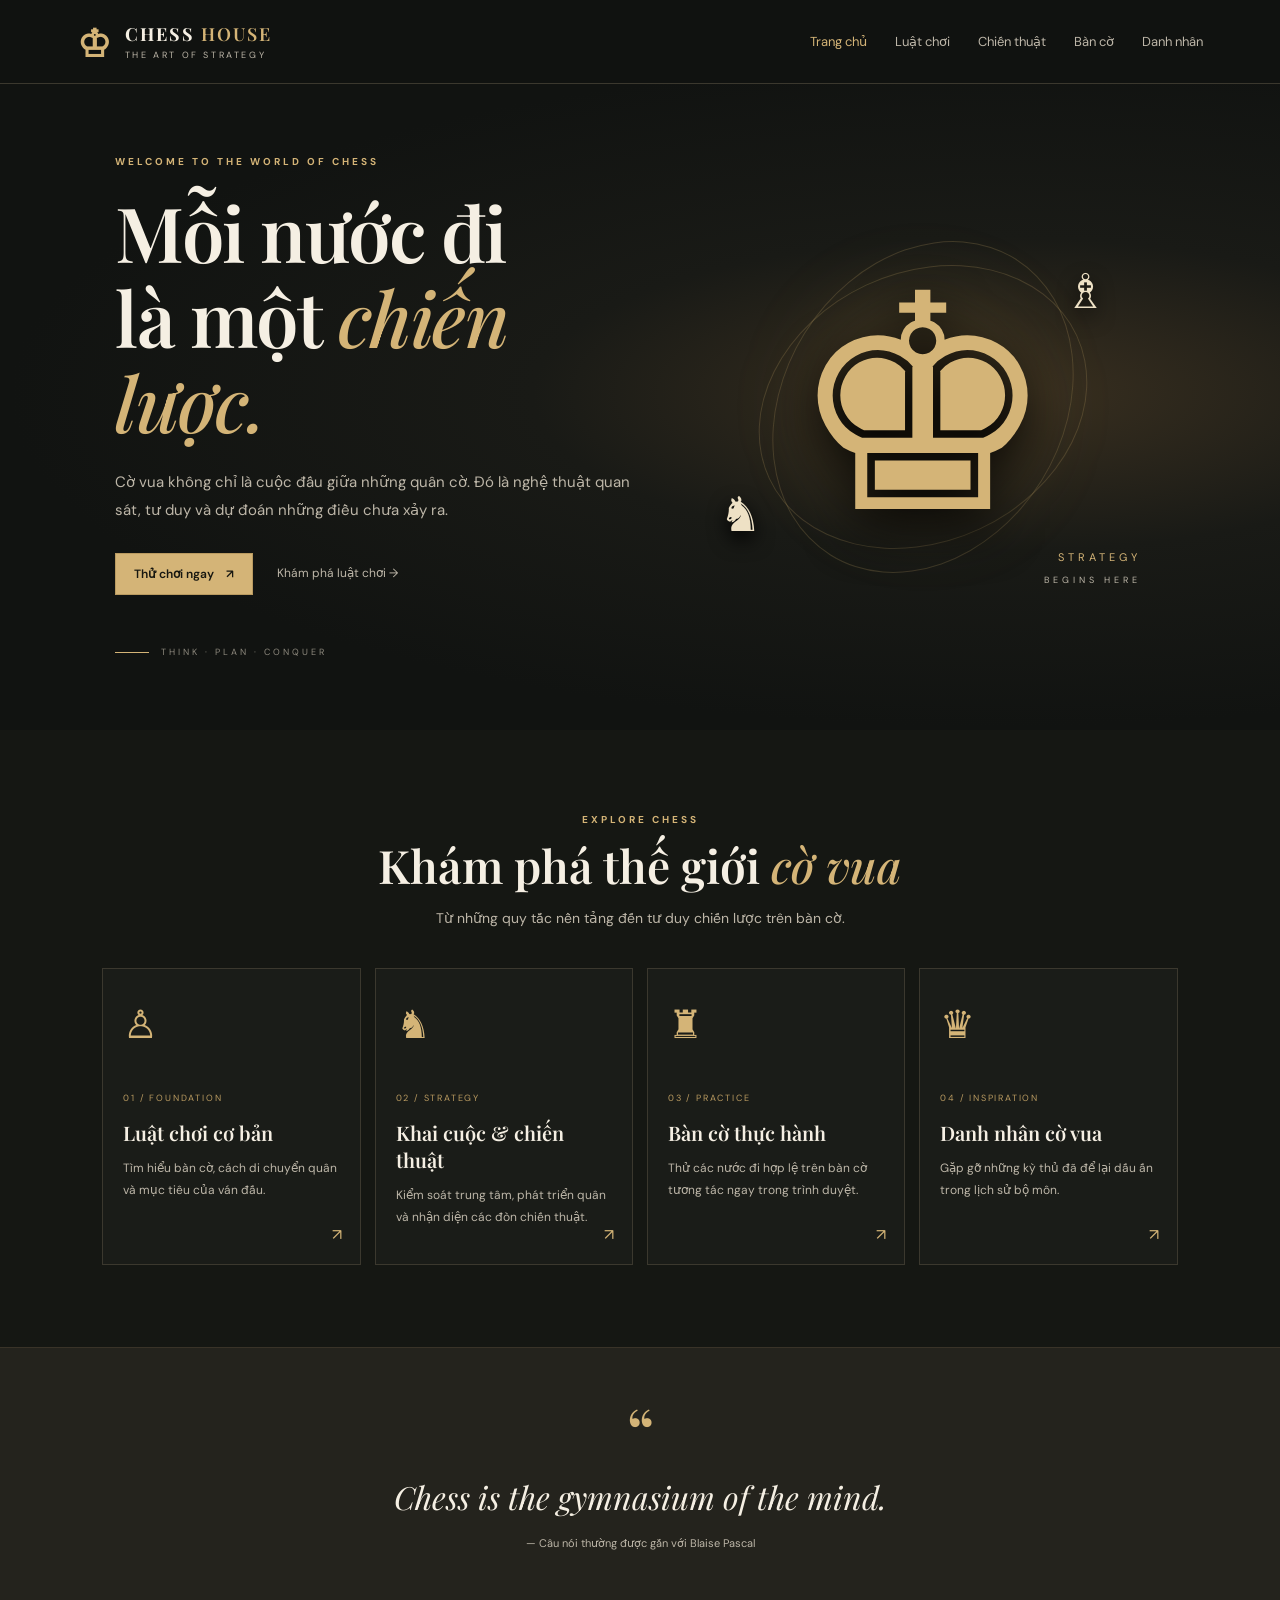
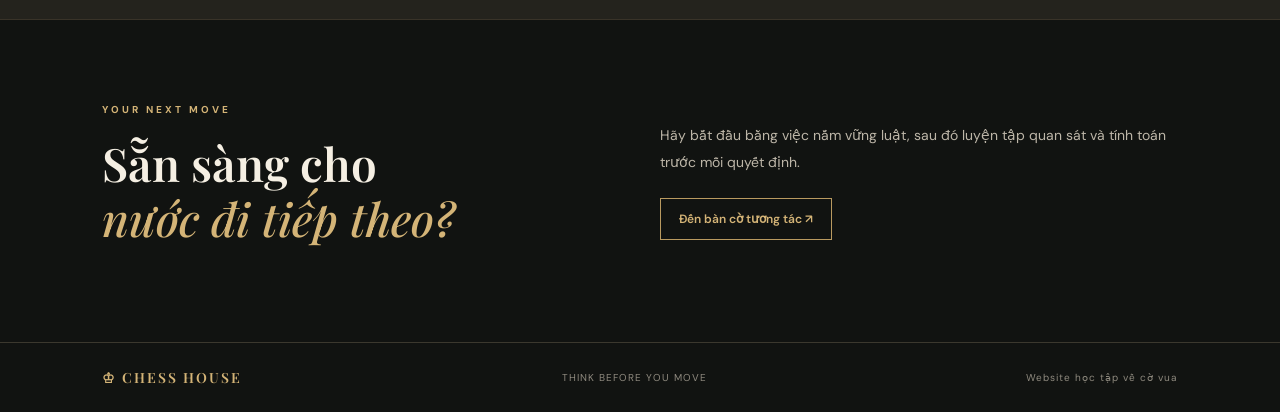
<file: index.html>
<!DOCTYPE html>
<html lang="vi">
<head>
  <link rel="icon" type="image/x-icon" href="favicon.ico">
  <meta charset="UTF-8">
  <meta name="viewport" content="width=device-width, initial-scale=1.0">
  <meta name="description" content="Chess House - khám phá nghệ thuật và chiến lược cờ vua.">
  <title>Chess House | Trang chủ</title>
  <link rel="preconnect" href="https://fonts.googleapis.com">
  <link rel="preconnect" href="https://fonts.gstatic.com" crossorigin>
  <link href="https://fonts.googleapis.com/css2?family=DM+Sans:wght@400;500;600;700&family=Playfair+Display:wght@500;600;700&display=swap" rel="stylesheet">
  <link rel="stylesheet" href="style.css">
  <script src="script.js" defer></script>
</head>
<body>
  <header class="site-header">
    <a class="brand" href="index.html"><span class="brand-mark">♔</span><span>CHESS <b>HOUSE</b><small>THE ART OF STRATEGY</small></span></a>
    <button class="menu-toggle" aria-label="Mở menu" aria-expanded="false">☰</button>
    <nav class="main-nav" aria-label="Điều hướng chính">
      <a class="active" href="index.html">Trang chủ</a><a href="rules.html">Luật chơi</a><a href="strategy.html">Chiến thuật</a><a href="play.html">Bàn cờ</a><a href="legends.html">Danh nhân</a>
    </nav>
  </header>
  <main>
    <section class="hero">
      <div class="hero-copy">
        <p class="eyebrow">WELCOME TO THE WORLD OF CHESS</p>
        <h1>Mỗi nước đi<br>là một <em>chiến lược.</em></h1>
        <p class="hero-text">Cờ vua không chỉ là cuộc đấu giữa những quân cờ. Đó là nghệ thuật quan sát, tư duy và dự đoán những điều chưa xảy ra.</p>
        <div class="hero-actions"><a class="button button-gold" href="play.html">Thử chơi ngay <span>↗</span></a><a class="text-link" href="rules.html">Khám phá luật chơi →</a></div>
        <div class="hero-note"><span class="note-line"></span> THINK · PLAN · CONQUER</div>
      </div>
      <div class="hero-art" aria-label="Minh họa quân cờ vua">
        <div class="art-glow"></div><div class="art-ring ring-one"></div><div class="art-ring ring-two"></div>
        <div class="hero-king">♚</div><div class="art-caption">STRATEGY<br><span>BEGINS HERE</span></div><div class="floating-piece piece-one">♞</div><div class="floating-piece piece-two">♗</div>
      </div>
    </section>
    <section class="section intro-section">
      <div class="section-heading"><p class="eyebrow">EXPLORE CHESS</p><h2>Khám phá thế giới <em>cờ vua</em></h2><p>Từ những quy tắc nền tảng đến tư duy chiến lược trên bàn cờ.</p></div>
      <div class="feature-grid">
        <a class="feature-card" href="rules.html"><span class="feature-icon">♙</span><span class="card-number">01 / FOUNDATION</span><h3>Luật chơi cơ bản</h3><p>Tìm hiểu bàn cờ, cách di chuyển quân và mục tiêu của ván đấu.</p><span class="card-arrow">↗</span></a>
        <a class="feature-card" href="strategy.html"><span class="feature-icon">♞</span><span class="card-number">02 / STRATEGY</span><h3>Khai cuộc & chiến thuật</h3><p>Kiểm soát trung tâm, phát triển quân và nhận diện các đòn chiến thuật.</p><span class="card-arrow">↗</span></a>
        <a class="feature-card" href="play.html"><span class="feature-icon">♜</span><span class="card-number">03 / PRACTICE</span><h3>Bàn cờ thực hành</h3><p>Thử các nước đi hợp lệ trên bàn cờ tương tác ngay trong trình duyệt.</p><span class="card-arrow">↗</span></a>
        <a class="feature-card" href="legends.html"><span class="feature-icon">♛</span><span class="card-number">04 / INSPIRATION</span><h3>Danh nhân cờ vua</h3><p>Gặp gỡ những kỳ thủ đã để lại dấu ấn trong lịch sử bộ môn.</p><span class="card-arrow">↗</span></a>
      </div>
    </section>
    <section class="quote-band"><div class="quote-mark">“</div><blockquote>Chess is the gymnasium of the mind.</blockquote><p>— Câu nói thường được gắn với Blaise Pascal</p></section>
    <section class="section start-section"><div><p class="eyebrow">YOUR NEXT MOVE</p><h2>Sẵn sàng cho<br><em>nước đi tiếp theo?</em></h2></div><div><p>Hãy bắt đầu bằng việc nắm vững luật, sau đó luyện tập quan sát và tính toán trước mỗi quyết định.</p><a class="button button-outline" href="play.html">Đến bàn cờ tương tác ↗</a></div></section>
  </main>
  <footer class="site-footer"><a class="footer-brand" href="index.html">♔ CHESS HOUSE</a><span>THINK BEFORE YOU MOVE</span><span>Website học tập về cờ vua</span></footer>
</body>
</html>
</file>
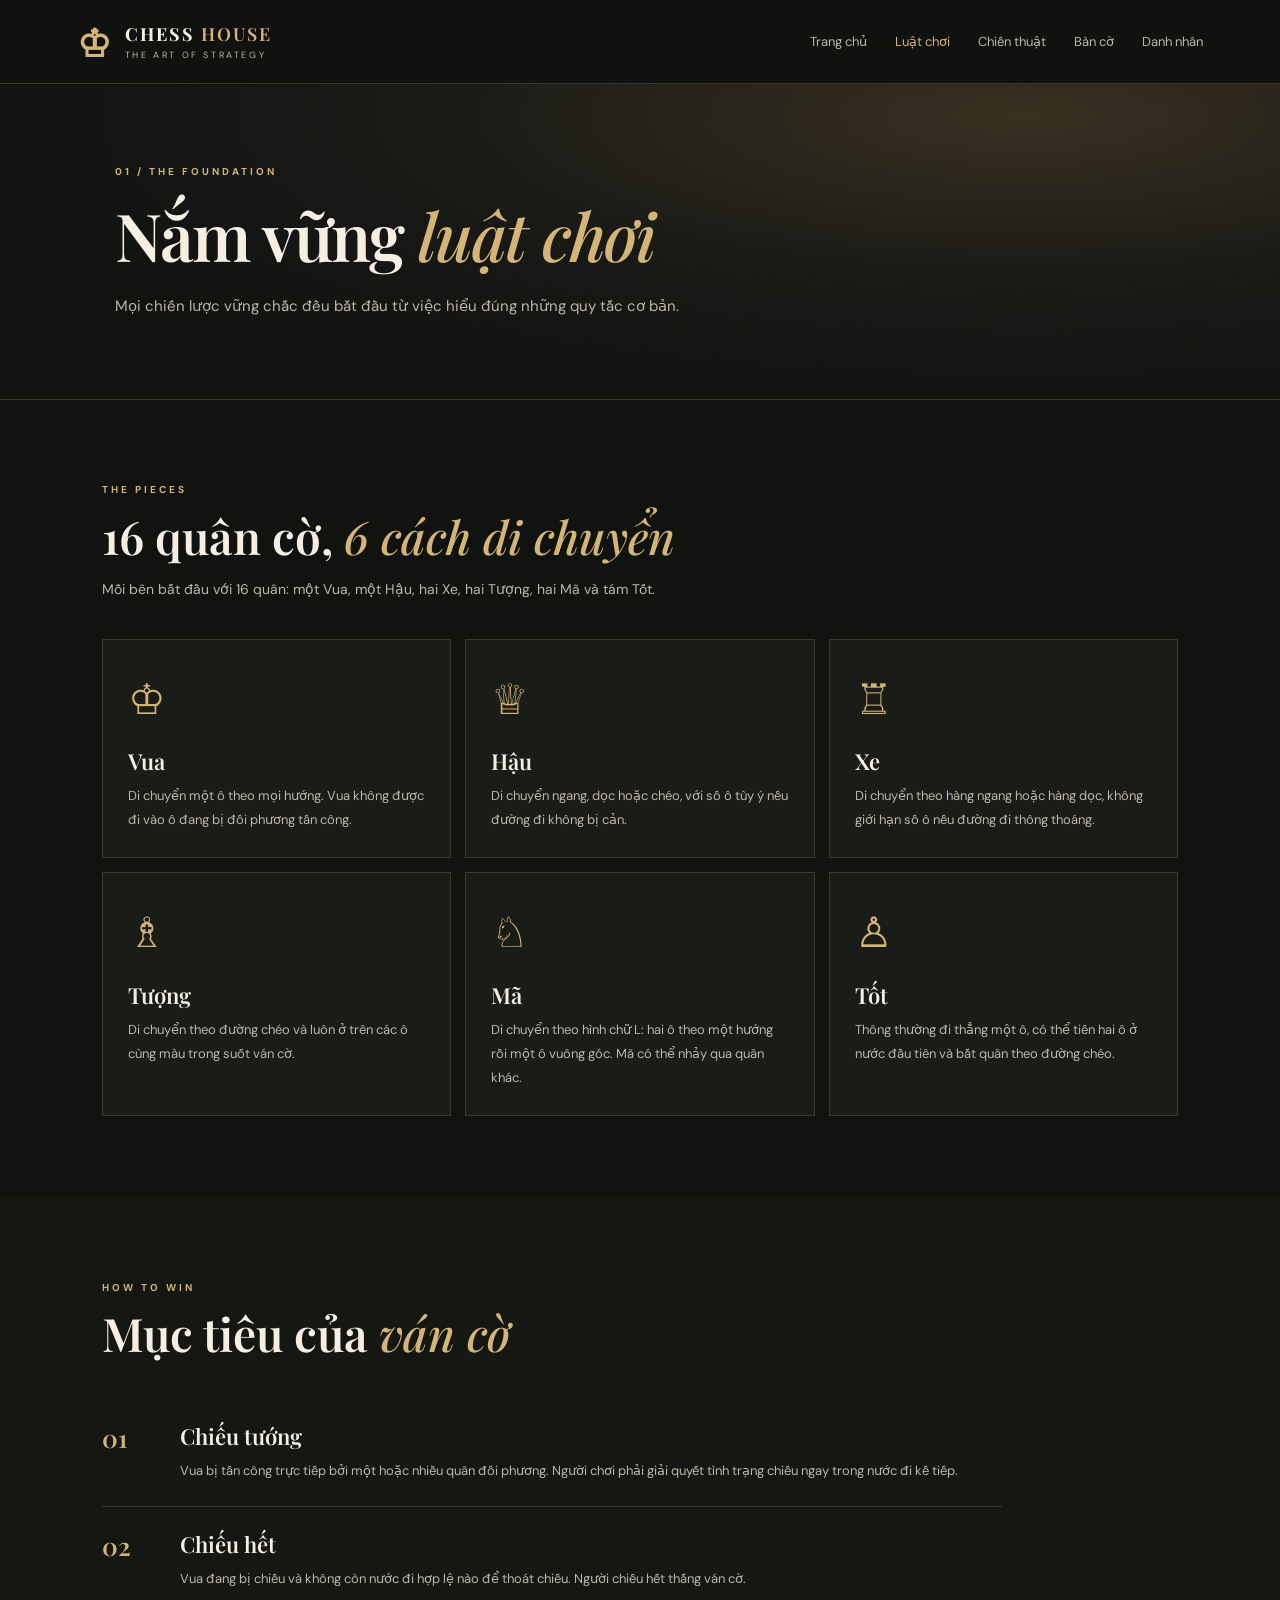
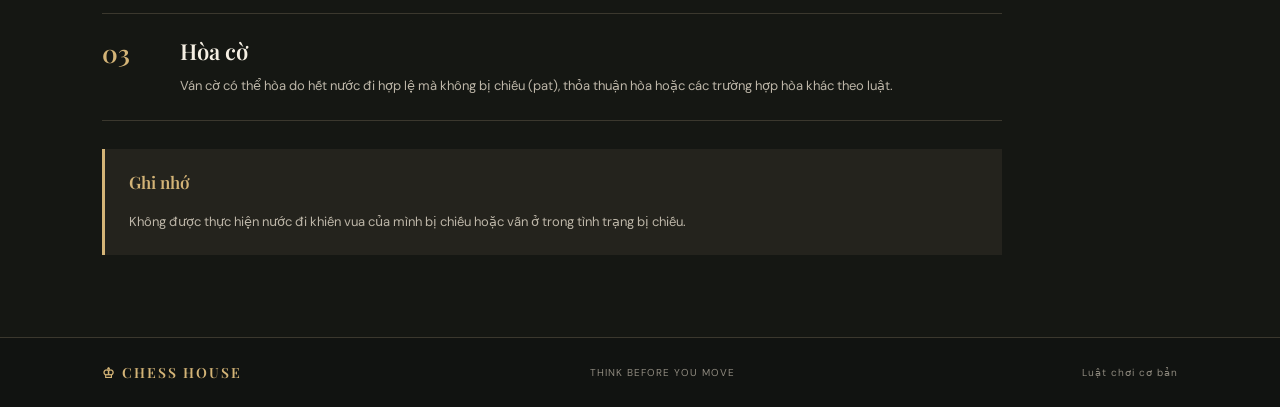
<file: rules.html>
<!DOCTYPE html>
<html lang="vi"><head><meta charset="UTF-8"><meta name="viewport" content="width=device-width, initial-scale=1.0"><title>Chess House | Luật chơi</title><link rel="preconnect" href="https://fonts.googleapis.com"><link rel="preconnect" href="https://fonts.gstatic.com" crossorigin><link href="https://fonts.googleapis.com/css2?family=DM+Sans:wght@400;500;600;700&family=Playfair+Display:wght@500;600;700&display=swap" rel="stylesheet"><link rel="stylesheet" href="style.css"><script src="script.js" defer></script></head>
<body><header class="site-header"><a class="brand" href="index.html"><span class="brand-mark">♔</span><span>CHESS <b>HOUSE</b><small>THE ART OF STRATEGY</small></span></a><button class="menu-toggle" aria-label="Mở menu" aria-expanded="false">☰</button><nav class="main-nav" aria-label="Điều hướng chính"><a href="index.html">Trang chủ</a><a class="active" href="rules.html">Luật chơi</a><a href="strategy.html">Chiến thuật</a><a href="play.html">Bàn cờ</a><a href="legends.html">Danh nhân</a></nav></header>
<main><section class="page-hero"><p class="eyebrow">01 / THE FOUNDATION</p><h1>Nắm vững <em>luật chơi</em></h1><p>Mọi chiến lược vững chắc đều bắt đầu từ việc hiểu đúng những quy tắc cơ bản.</p></section>
<section class="section"><div class="section-heading align-left"><p class="eyebrow">THE PIECES</p><h2>16 quân cờ, <em>6 cách di chuyển</em></h2><p>Mỗi bên bắt đầu với 16 quân: một Vua, một Hậu, hai Xe, hai Tượng, hai Mã và tám Tốt.</p></div><div class="piece-grid">
<article class="piece-card"><span>♔</span><h3>Vua</h3><p>Di chuyển một ô theo mọi hướng. Vua không được đi vào ô đang bị đối phương tấn công.</p></article>
<article class="piece-card"><span>♕</span><h3>Hậu</h3><p>Di chuyển ngang, dọc hoặc chéo, với số ô tùy ý nếu đường đi không bị cản.</p></article>
<article class="piece-card"><span>♖</span><h3>Xe</h3><p>Di chuyển theo hàng ngang hoặc hàng dọc, không giới hạn số ô nếu đường đi thông thoáng.</p></article>
<article class="piece-card"><span>♗</span><h3>Tượng</h3><p>Di chuyển theo đường chéo và luôn ở trên các ô cùng màu trong suốt ván cờ.</p></article>
<article class="piece-card"><span>♘</span><h3>Mã</h3><p>Di chuyển theo hình chữ L: hai ô theo một hướng rồi một ô vuông góc. Mã có thể nhảy qua quân khác.</p></article>
<article class="piece-card"><span>♙</span><h3>Tốt</h3><p>Thông thường đi thẳng một ô, có thể tiến hai ô ở nước đầu tiên và bắt quân theo đường chéo.</p></article>
</div></section>
<section class="section rules-lower"><div class="section-heading align-left"><p class="eyebrow">HOW TO WIN</p><h2>Mục tiêu của <em>ván cờ</em></h2></div>
<div class="rule-row"><span class="rule-index">01</span><div><h3>Chiếu tướng</h3><p>Vua bị tấn công trực tiếp bởi một hoặc nhiều quân đối phương. Người chơi phải giải quyết tình trạng chiếu ngay trong nước đi kế tiếp.</p></div></div>
<div class="rule-row"><span class="rule-index">02</span><div><h3>Chiếu hết</h3><p>Vua đang bị chiếu và không còn nước đi hợp lệ nào để thoát chiếu. Người chiếu hết thắng ván cờ.</p></div></div>
<div class="rule-row"><span class="rule-index">03</span><div><h3>Hòa cờ</h3><p>Ván cờ có thể hòa do hết nước đi hợp lệ mà không bị chiếu (pat), thỏa thuận hòa hoặc các trường hợp hòa khác theo luật.</p></div></div>
<div class="callout"><strong>Ghi nhớ</strong><p>Không được thực hiện nước đi khiến vua của mình bị chiếu hoặc vẫn ở trong tình trạng bị chiếu.</p></div></section></main>
<footer class="site-footer"><a class="footer-brand" href="index.html">♔ CHESS HOUSE</a><span>THINK BEFORE YOU MOVE</span><span>Luật chơi cơ bản</span></footer></body></html>
</file>
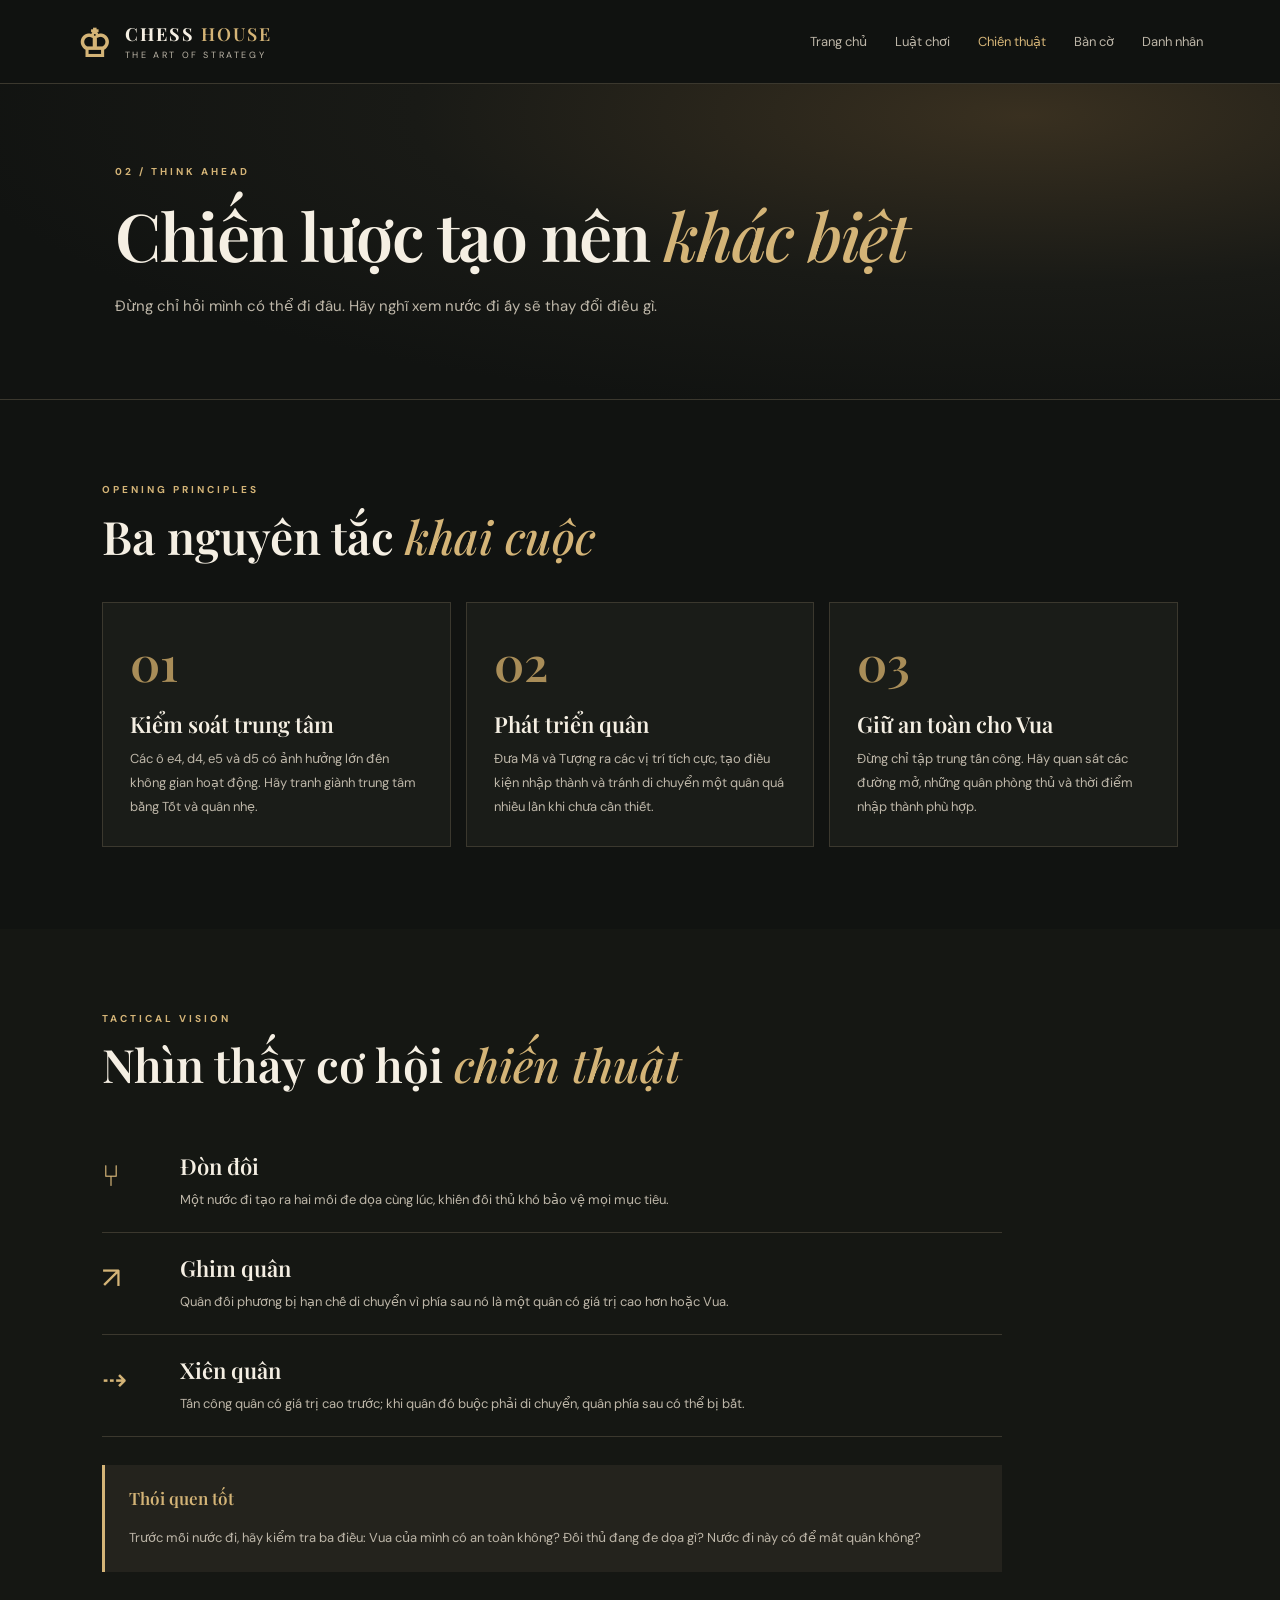
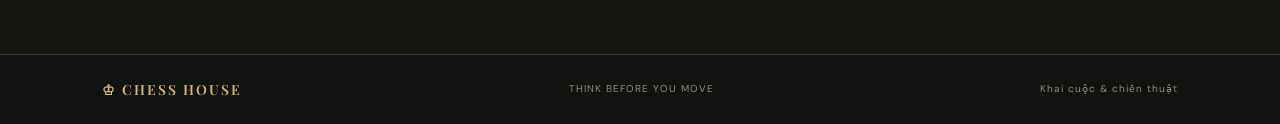
<file: strategy.html>
<!DOCTYPE html>
<html lang="vi">
<head>
    <link rel="icon" type="image/x-icon" href="favicon.ico">
    <meta charset="UTF-8">
    <meta name="viewport" content="width=device-width, initial-scale=1.0">

    <title>Chess House | Chiến thuật</title>

    <link rel="preconnect" href="https://fonts.googleapis.com">
    <link rel="preconnect" href="https://fonts.gstatic.com" crossorigin>

    <link
        href="https://fonts.googleapis.com/css2?family=DM+Sans:wght@400;500;600;700&family=Playfair+Display:wght@500;600;700&display=swap"
        rel="stylesheet"
    >

    <link rel="stylesheet" href="style.css">
    <script src="script.js" defer></script>
</head>

<body>
    <header class="site-header">
        <a class="brand" href="index.html">
            <span class="brand-mark">♔</span>

            <span>
                CHESS <b>HOUSE</b>
                <small>THE ART OF STRATEGY</small>
            </span>
        </a>

        <button
            class="menu-toggle"
            aria-label="Mở menu"
            aria-expanded="false"
        >
            ☰
        </button>

        <nav class="main-nav" aria-label="Điều hướng chính">
            <a href="index.html">Trang chủ</a>
            <a href="rules.html">Luật chơi</a>
            <a class="active" href="strategy.html">Chiến thuật</a>
            <a href="play.html">Bàn cờ</a>
            <a href="legends.html">Danh nhân</a>
        </nav>
    </header>

    <main>
        <section class="page-hero">
            <p class="eyebrow">02 / THINK AHEAD</p>

            <h1>
                Chiến lược tạo nên
                <em>khác biệt</em>
            </h1>

            <p>
                Đừng chỉ hỏi mình có thể đi đâu.
                Hãy nghĩ xem nước đi ấy sẽ thay đổi điều gì.
            </p>
        </section>

        <section class="section">
            <div class="section-heading align-left">
                <p class="eyebrow">OPENING PRINCIPLES</p>

                <h2>
                    Ba nguyên tắc
                    <em>khai cuộc</em>
                </h2>
            </div>

            <div class="strategy-grid">
                <article class="strategy-card">
                    <span class="big-number">01</span>

                    <h3>Kiểm soát trung tâm</h3>

                    <p>
                        Các ô e4, d4, e5 và d5 có ảnh hưởng lớn đến
                        không gian hoạt động. Hãy tranh giành trung tâm
                        bằng Tốt và quân nhẹ.
                    </p>
                </article>

                <article class="strategy-card">
                    <span class="big-number">02</span>

                    <h3>Phát triển quân</h3>

                    <p>
                        Đưa Mã và Tượng ra các vị trí tích cực,
                        tạo điều kiện nhập thành và tránh di chuyển
                        một quân quá nhiều lần khi chưa cần thiết.
                    </p>
                </article>

                <article class="strategy-card">
                    <span class="big-number">03</span>

                    <h3>Giữ an toàn cho Vua</h3>

                    <p>
                        Đừng chỉ tập trung tấn công. Hãy quan sát
                        các đường mở, những quân phòng thủ và
                        thời điểm nhập thành phù hợp.
                    </p>
                </article>
            </div>
        </section>

        <section class="section tactics-section">
            <div class="section-heading align-left">
                <p class="eyebrow">TACTICAL VISION</p>

                <h2>
                    Nhìn thấy cơ hội
                    <em>chiến thuật</em>
                </h2>
            </div>

            <div class="tactic-list">
                <div class="tactic">
                    <span class="tactic-symbol">⑂</span>

                    <div>
                        <h3>Đòn đôi</h3>

                        <p>
                            Một nước đi tạo ra hai mối đe dọa cùng lúc,
                            khiến đối thủ khó bảo vệ mọi mục tiêu.
                        </p>
                    </div>
                </div>

                <div class="tactic">
                    <span class="tactic-symbol">↗</span>

                    <div>
                        <h3>Ghim quân</h3>

                        <p>
                            Quân đối phương bị hạn chế di chuyển vì
                            phía sau nó là một quân có giá trị cao hơn
                            hoặc Vua.
                        </p>
                    </div>
                </div>

                <div class="tactic">
                    <span class="tactic-symbol">⇢</span>

                    <div>
                        <h3>Xiên quân</h3>

                        <p>
                            Tấn công quân có giá trị cao trước;
                            khi quân đó buộc phải di chuyển,
                            quân phía sau có thể bị bắt.
                        </p>
                    </div>
                </div>
            </div>

            <div class="callout">
                <strong>Thói quen tốt</strong>

                <p>
                    Trước mỗi nước đi, hãy kiểm tra ba điều:
                    Vua của mình có an toàn không?
                    Đối thủ đang đe dọa gì?
                    Nước đi này có để mất quân không?
                </p>
            </div>
        </section>
    </main>

    <footer class="site-footer">
        <a class="footer-brand" href="index.html">
            ♔ CHESS HOUSE
        </a>

        <span>THINK BEFORE YOU MOVE</span>

        <span>Khai cuộc &amp; chiến thuật</span>
    </footer>
</body>
</html>
</file>
<file: style.css>
/* CHESS HOUSE — hệ thống giao diện dùng chung */
:root{--bg:#111311;--panel:#1a1c18;--panel-2:#20221d;--gold:#d4b477;--gold-soft:#b99a60;--text:#f5efe3;--muted:#bdb6a8;--line:#3b382e;--serif:"Playfair Display",Georgia,serif;--sans:"DM Sans",Arial,sans-serif}
*{box-sizing:border-box}html{scroll-behavior:smooth}body{margin:0;background:var(--bg);color:var(--text);font-family:var(--sans);line-height:1.65}a{color:inherit;text-decoration:none}
.site-header{min-height:82px;display:flex;align-items:center;justify-content:space-between;gap:28px;padding:16px clamp(20px,6vw,90px);border-bottom:1px solid var(--line);background:rgba(17,19,17,.97);position:sticky;top:0;z-index:20}
.brand{display:flex;align-items:center;gap:12px;font:700 18px var(--serif);letter-spacing:2px;white-space:nowrap}.brand-mark{color:var(--gold);font-size:38px}.brand b{color:var(--gold);font-weight:600}.brand small{display:block;font:9px var(--sans);letter-spacing:2.6px;color:var(--muted);margin-top:3px}
.main-nav{display:flex;align-items:center;gap:clamp(12px,2.2vw,30px)}.main-nav a{font-size:13px;color:var(--muted);transition:color .2s}.main-nav a:hover,.main-nav a.active{color:var(--gold)}.menu-toggle{display:none;background:none;color:var(--gold);border:1px solid var(--line);border-radius:5px;padding:8px 11px;font-size:20px;cursor:pointer}
.hero{min-height:580px;display:grid;grid-template-columns:1.05fr .95fr;align-items:center;gap:30px;padding:70px clamp(22px,9vw,140px);overflow:hidden;background:radial-gradient(ellipse at 78% 48%,#3a3020 0%,#191a16 33%,#111311 70%)}.eyebrow{font-size:10px;letter-spacing:3px;font-weight:700;color:var(--gold);margin:0 0 18px}.hero h1,.page-hero h1{font:600 clamp(42px,6vw,76px)/1.12 var(--serif);letter-spacing:-1.5px;margin:0}h1 em,h2 em{font-weight:500;color:var(--gold)}.hero-text{max-width:540px;color:var(--muted);font-size:15px;line-height:1.9;margin:24px 0 28px}.hero-actions{display:flex;align-items:center;gap:24px;flex-wrap:wrap}.button{display:inline-flex;align-items:center;justify-content:center;gap:12px;padding:12px 18px;border:1px solid var(--gold-soft);font:600 12px var(--sans);cursor:pointer;transition:background .2s,color .2s}.button-gold{background:var(--gold);color:#171711}.button-gold:hover{background:#ead09a}.button-outline{background:transparent;color:var(--gold)}.button-outline:hover{background:var(--gold);color:#171711}.text-link{font-size:12px;color:var(--muted)}.text-link:hover{color:var(--gold)}.hero-note{margin-top:50px;display:flex;align-items:center;gap:12px;font-size:9px;letter-spacing:3px;color:#8e897e}.note-line{width:34px;height:1px;background:var(--gold)}
.hero-art{height:390px;position:relative;display:grid;place-items:center}.art-glow{position:absolute;width:240px;height:240px;background:#c09a4b1c;filter:blur(35px);border-radius:50%}.art-ring{position:absolute;border:1px solid #b99a603d;border-radius:50%;transform:rotate(-25deg)}.ring-one{width:340px;height:270px}.ring-two{width:280px;height:350px;transform:rotate(32deg)}.hero-king{font-size:clamp(180px,24vw,300px);line-height:1;color:var(--gold);text-shadow:0 18px 50px #000;z-index:1}.art-caption{position:absolute;bottom:12px;right:5%;font-size:11px;letter-spacing:4px;line-height:2;color:var(--gold);text-align:right}.art-caption span{font-size:9px;color:var(--muted)}.floating-piece{position:absolute;color:#eee1c5;font-size:48px;z-index:2;text-shadow:0 8px 20px #000}.piece-one{left:8%;bottom:48px}.piece-two{right:12%;top:40px}
.section{padding:82px clamp(22px,8vw,120px)}.intro-section{background:#151713}.section-heading{text-align:center;max-width:720px;margin:0 auto 38px}.section-heading .eyebrow{margin-bottom:10px}.section-heading h2,.start-section h2{font:600 clamp(30px,4vw,46px)/1.2 var(--serif);margin:0 0 14px}.section-heading>p:last-child{color:var(--muted);font-size:14px;margin:0}.align-left{text-align:left;margin-left:0}.feature-grid{display:grid;grid-template-columns:repeat(4,minmax(0,1fr));gap:14px}.feature-card{position:relative;display:block;min-height:270px;background:var(--panel);border:1px solid var(--line);padding:24px 20px;transition:transform .2s,border-color .2s}.feature-card:hover{transform:translateY(-5px);border-color:var(--gold-soft)}.feature-icon{display:block;font-size:39px;color:var(--gold);margin-bottom:25px}.card-number{font-size:9px;letter-spacing:1.8px;color:var(--gold-soft)}.feature-card h3{font:600 20px var(--serif);margin:10px 0}.feature-card p{font-size:12px;line-height:1.8;color:var(--muted)}.card-arrow{position:absolute;right:18px;bottom:16px;color:var(--gold)}
.quote-band{padding:55px 20px;text-align:center;background:#24231d;border-top:1px solid #393328;border-bottom:1px solid #393328}.quote-mark{font:70px var(--serif);line-height:.8;color:var(--gold)}.quote-band blockquote{font:italic clamp(21px,3vw,32px) var(--serif);margin:16px 0}.quote-band p{font-size:11px;color:var(--muted)}.start-section{display:grid;grid-template-columns:1fr 1fr;gap:40px;align-items:center}.start-section>div:last-child p{color:var(--muted);font-size:14px;line-height:1.9;margin:0 0 22px}
.site-footer{display:flex;justify-content:space-between;align-items:center;gap:20px;padding:25px clamp(22px,8vw,120px);border-top:1px solid var(--line);color:#8f8a7f;font-size:10px;letter-spacing:1px}.footer-brand{font:600 14px var(--serif);color:var(--gold);letter-spacing:2px}.page-hero{padding:80px clamp(22px,9vw,140px);background:radial-gradient(ellipse at 80% 10%,#393020 0%,#191a16 42%,#111311 75%);border-bottom:1px solid var(--line)}.page-hero h1{font-size:clamp(40px,6vw,66px)}.page-hero>p:last-child{max-width:650px;color:var(--muted);margin:22px 0 0;font-size:15px}
.piece-grid{display:grid;grid-template-columns:repeat(3,minmax(0,1fr));gap:14px}.piece-card{padding:25px;background:var(--panel);border:1px solid var(--line)}.piece-card>span{font-size:42px;color:var(--gold)}.piece-card h3,.rule-row h3,.strategy-card h3,.tactic h3{font:600 22px var(--serif);margin:12px 0 8px}.piece-card p,.rule-row p,.strategy-card p,.tactic p{font-size:13px;line-height:1.85;color:var(--muted);margin:0}.rules-lower{background:#151713}.rule-row{display:grid;grid-template-columns:60px 1fr;gap:18px;padding:22px 0;border-bottom:1px solid var(--line);max-width:900px}.rule-index{font:600 25px var(--serif);color:var(--gold)}.rule-row h3{margin:0 0 8px}.callout{max-width:900px;margin-top:28px;padding:22px 24px;background:#24231d;border-left:3px solid var(--gold)}.callout strong{color:var(--gold);font:600 17px var(--serif)}.callout p{color:var(--muted);font-size:13px;line-height:1.8;margin-bottom:0}
.strategy-grid{display:grid;grid-template-columns:repeat(3,minmax(0,1fr));gap:15px}.strategy-card{padding:27px;background:var(--panel);border:1px solid var(--line)}.big-number{font:600 48px var(--serif);color:var(--gold-soft);opacity:.9}.strategy-card h3{margin-top:15px}.tactics-section{background:#151713}.tactic-list{max-width:900px}.tactic{display:grid;grid-template-columns:60px 1fr;gap:18px;padding:20px 0;border-bottom:1px solid var(--line)}.tactic-symbol{font-size:30px;color:var(--gold)}.tactic h3{margin:0 0 7px}
.play-layout{display:grid;grid-template-columns:minmax(0,1.1fr) minmax(250px,.8fr);gap:35px;align-items:start}.board-panel{padding:20px;background:var(--panel);border:1px solid var(--line)}.board-topline{display:flex;justify-content:space-between;gap:12px;color:var(--gold);font-size:9px;letter-spacing:2px;margin-bottom:15px}.chess-board{display:grid;grid-template-columns:repeat(8,minmax(0,1fr));width:100%;max-width:570px;margin:0 auto;border:3px solid var(--gold-soft)}.chess-square{position:relative;display:grid;place-items:center;aspect-ratio:1;min-width:0;border:0;padding:0;font-family:Arial,sans-serif;font-size:clamp(23px,4.8vw,48px);line-height:1;cursor:pointer}.chess-square.light{background:#eee4cf}.chess-square.dark{background:#8d7656}.chess-square.white-piece{color:#fffdf5;text-shadow:-1px -1px 2px #25221d,1px -1px 2px #25221d,-1px 1px 2px #25221d,2px 2px 2px #25221d}.chess-square.black-piece{color:#25251f;text-shadow:0 1px 1px #f6e8c7}.chess-square.selected{outline:4px solid #e0b94f;outline-offset:-4px;z-index:1}.chess-square.legal::after{content:"";position:absolute;width:22%;height:22%;border-radius:50%;background:#304f37aa}.chess-square.legal.capture::after{width:80%;height:80%;background:transparent;border:4px solid #a44236bb}.chess-square:focus-visible{outline:4px solid #f4d88d;outline-offset:-4px}.board-legend{display:flex;justify-content:center;gap:20px;margin-top:14px;color:var(--muted);font-size:11px}.dot{display:inline-block;width:9px;height:9px;border-radius:50%;margin-right:6px}.white-dot{background:#eee4cf}.black-dot{background:#8d7656}.play-sidebar{padding:10px 0}.play-sidebar h2{font:600 30px var(--serif);margin:0 0 20px}.game-status{padding:15px;background:var(--panel-2);border-left:3px solid var(--gold);color:var(--text);font-size:13px;line-height:1.7;min-height:55px}.play-buttons{display:flex;flex-wrap:wrap;gap:8px;margin:18px 0 28px}.play-buttons .button{padding:10px 12px;font-size:11px}.play-sidebar h3{font:600 20px var(--serif);margin-bottom:10px}.move-history{padding-left:25px;color:var(--muted);font-size:12px;line-height:1.9;max-height:180px;overflow:auto}.small-note{font-size:11px;color:#8f8a7f;line-height:1.8;margin-top:25px}
.legend-list{display:grid;gap:16px}.legend-card{display:grid;grid-template-columns:110px 1fr;gap:24px;align-items:center;padding:25px;background:var(--panel);border:1px solid var(--line)}.legend-initial{display:grid;place-items:center;width:100px;height:100px;border:1px solid var(--gold-soft);font:600 30px var(--serif);color:var(--gold);background:#24231d}.legend-card .eyebrow{margin-bottom:7px;font-size:9px}.legend-card h2{font:600 28px var(--serif);margin:0 0 8px}.legend-card p:last-child{font-size:13px;line-height:1.8;color:var(--muted);margin:0}.resource-section{background:#151713}.resource-grid{display:grid;grid-template-columns:repeat(3,minmax(0,1fr));gap:14px}.resource-card{padding:23px;background:var(--panel);border:1px solid var(--line)}.resource-card>span{color:var(--gold);float:right}.resource-card h3{font:600 20px var(--serif);margin:0 0 10px}.resource-card p{font-size:12px;line-height:1.8;color:var(--muted);margin:0}
@media(max-width:900px){.site-header{padding-inline:22px}.main-nav{gap:13px}.main-nav a{font-size:12px}.hero{padding-inline:35px}.feature-grid{grid-template-columns:repeat(2,minmax(0,1fr))}.play-layout{grid-template-columns:1fr}.play-sidebar{padding:0}.piece-grid{grid-template-columns:repeat(2,minmax(0,1fr))}}
@media(max-width:650px){.site-header{min-height:72px}.menu-toggle{display:block}.main-nav{display:none;position:absolute;top:100%;left:0;right:0;padding:12px 22px 20px;background:#171914;border-bottom:1px solid var(--line);flex-direction:column;align-items:stretch}.main-nav.open{display:flex}.main-nav a{padding:9px 0}.hero{grid-template-columns:1fr;padding:35px 24px}.hero-art{height:260px;grid-row:1}.hero-king{font-size:190px}.ring-one{width:260px;height:200px}.ring-two{width:220px;height:270px}.hero-copy{grid-row:2}.hero h1{font-size:47px}.hero-note{margin-top:30px}.section{padding:58px 22px}.feature-grid,.piece-grid,.strategy-grid,.resource-grid{grid-template-columns:1fr}.feature-card{min-height:220px}.start-section{grid-template-columns:1fr;gap:20px}.site-footer{flex-direction:column;align-items:flex-start;gap:9px}.page-hero{padding:55px 22px}.legend-card{grid-template-columns:70px 1fr;gap:15px;padding:17px}.legend-initial{width:68px;height:68px;font-size:22px}.legend-card h2{font-size:22px}.chess-square{font-size:clamp(24px,8vw,42px)}.board-panel{padding:10px}.play-buttons .button{flex:1}}

/* ẢNH CHÂN DUNG KỲ THỦ */
.legend-photo-link {
  display: block;
  width: 110px;
  height: 110px;
  overflow: hidden;
  border: 1px solid var(--gold-soft);
  background: #24231d;
}

.legend-photo {
  display: block;
  width: 100%;
  height: 100%;
  object-fit: cover;
  object-position: center;
  transition: transform 0.3s ease;
}

.legend-photo-link:hover .legend-photo {
  transform: scale(1.06);
}

/* LIÊN KẾT TÊN KỲ THỦ */
.legend-name {
  color: var(--text);
  text-decoration: none;
  transition: color 0.2s ease;
}

.legend-name:hover {
  color: var(--gold);
}

/* NÚT WIKIPEDIA */
.wiki-link {
  display: inline-block;
  margin-top: 12px;
  color: var(--gold);
  font-size: 12px;
  text-decoration: none;
}

.wiki-link:hover {
  text-decoration: underline;
}

/* DÒNG GHI NGUỒN ẢNH */
.legend-card .photo-credit {
  font-size: 10px;
  line-height: 1.6;
  color: #8f8a7f;
  margin-top: 12px;
}

.legend-card .photo-credit a {
  color: var(--muted);
  text-decoration: underline;
}

/* PHÙ HỢP VỚI ĐIỆN THOẠI */
@media (max-width: 650px) {
  .legend-photo-link {
    width: 68px;
    height: 68px;
  }
}
</file>
